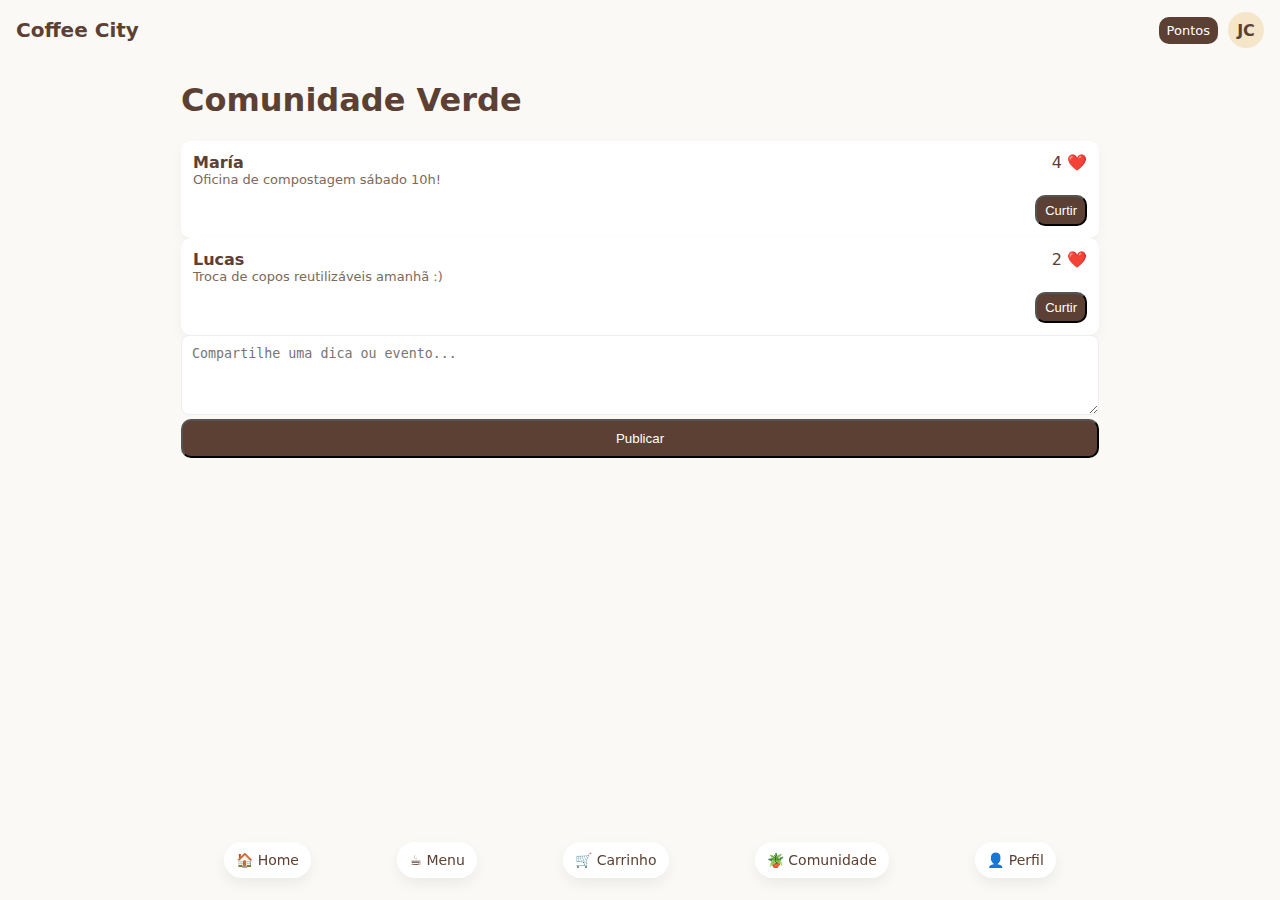
<file: community.html>
<!doctype html>
<html lang="pt-BR">
<head>
  <meta charset="utf-8">
  <meta name="viewport" content="width=device-width,initial-scale=1">
  <title>Coffee City — Comunidade</title>
  <link rel="stylesheet" href="style.css">
</head>
<body>
  <header class="topbar">
    <div class="brand"><a href="index.html">Coffee City</a></div>
    <nav class="topnav">
      <a href="points.html" class="btn small">Pontos</a>
      <a href="profile.html" class="avatar">JC</a>
    </nav>
  </header>

  <main class="container">
    <h1>Comunidade Verde</h1>
    <div id="posts-area"></div>
    <form id="post-form" onsubmit="createPost(event)">
      <textarea id="post-text" placeholder="Compartilhe uma dica ou evento..." required></textarea>
      <button class="btn full">Publicar</button>
    </form>
  </main>

  <nav class="bottombar">
    <a href="index.html">🏠 Home</a>
    <a href="menu.html">☕ Menu</a>
    <a href="cart.html">🛒 Carrinho</a>
    <a href="community.html">🪴 Comunidade</a>
    <a href="profile.html">👤 Perfil</a>
  </nav>

  <script src="script.js"></script>
  <script>renderCommunity()</script>
</body>
</html>
</file>
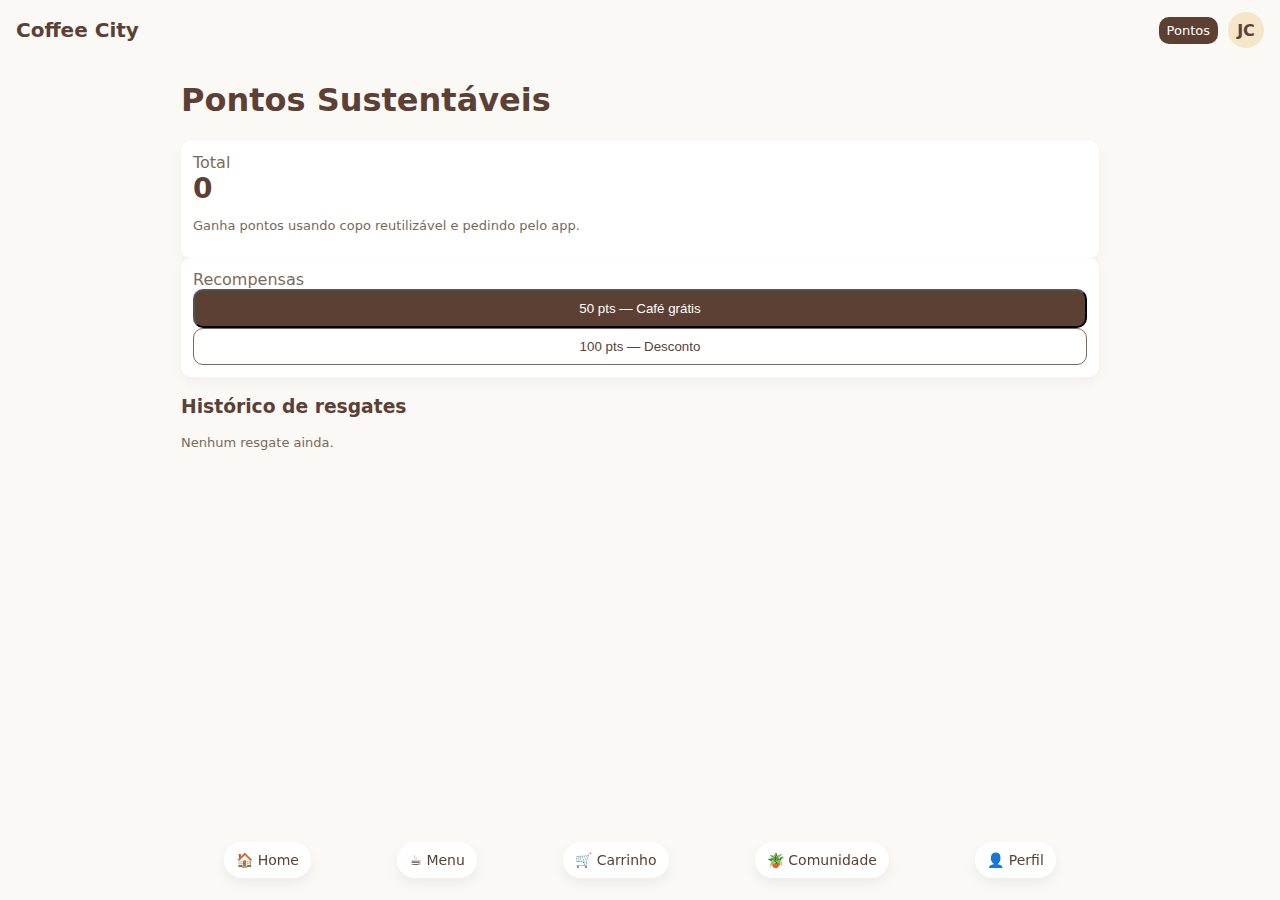
<file: points.html>
<!doctype html>
<html lang="pt-BR">
<head>
  <meta charset="utf-8">
  <meta name="viewport" content="width=device-width,initial-scale=1">
  <title>Coffee City — Pontos</title>
  <link rel="stylesheet" href="style.css">
</head>
<body>
  <header class="topbar">
    <div class="brand"><a href="index.html">Coffee City</a></div>
    <nav class="topnav">
      <a href="points.html" class="btn small">Pontos</a>
      <a href="profile.html" class="avatar">JC</a>
    </nav>
  </header>

  <main class="container">
    <h1>Pontos Sustentáveis</h1>
    <div class="cards">
      <div class="card">
        <div class="muted">Total</div>
        <div class="big" id="points-total">0</div>
        <p class="muted small">Ganha pontos usando copo reutilizável e pedindo pelo app.</p>
      </div>
      <div class="card">
        <div class="muted">Recompensas</div>
        <button class="btn full" onclick="redeem(50,'Café grátis')">50 pts — Café grátis</button>
        <button class="btn full outline" onclick="redeem(100,'20% de desconto')">100 pts — Desconto</button>
      </div>
    </div>

    <div id="points-history" class="mt"></div>
  </main>

  <nav class="bottombar">
    <a href="index.html">🏠 Home</a>
    <a href="menu.html">☕ Menu</a>
    <a href="cart.html">🛒 Carrinho</a>
    <a href="community.html">🪴 Comunidade</a>
    <a href="profile.html">👤 Perfil</a>
  </nav>

  <script src="script.js"></script>
  <script>renderPoints()</script>
</body>
</html>
</file>
<file: style.css>
:root{
  --brown:#5C4033;
  --beige:#F5E6CA;
  --bg:#FAF9F6;
  --olive:#A6A47F;
  --muted:#7b6a58;
}
*{box-sizing:border-box}
body{font-family:Inter,system-ui,-apple-system,'Segoe UI',Roboto,'Helvetica Neue',Arial; margin:0; background:var(--bg); color:var(--brown); -webkit-font-smoothing:antialiased}
a{color:inherit; text-decoration:none}
.container{max-width:950px; margin:20px auto; padding:0 16px}
.topbar{display:flex; justify-content:space-between; align-items:center; padding:12px 16px}
.brand{font-weight:700; font-size:20px}
.topnav{display:flex; gap:10px; align-items:center}
.avatar{width:36px; height:36px; border-radius:999px; background:var(--beige); display:flex; align-items:center; justify-content:center; font-weight:700}
.btn{background:var(--brown); color:white; padding:10px 14px; border-radius:10px; display:inline-block}
.btn.small{padding:6px 8px; font-size:13px}
.btn.outline, .btn.outline.full{background:transparent; border:1px solid var(--muted); color:var(--brown)}
.btn.full{width:100%}
.hero{display:flex; gap:20px; align-items:center; background:white; padding:18px; border-radius:12px; box-shadow:0 6px 18px rgba(0,0,0,0.06)}
.hero img{width:220px; border-radius:8px; object-fit:cover}
.hero-text h1{margin:0 0 6px 0; font-size:20px}
.hero-actions{margin-top:10px; display:flex; gap:8px}
.grid{display:grid; grid-template-columns:repeat(2,1fr); gap:12px; margin-top:12px}
.card{background:white; padding:12px; border-radius:10px; box-shadow:0 6px 14px rgba(0,0,0,0.04)}
.page-header{display:flex; justify-content:space-between; align-items:end}
.product{display:flex; flex-direction:column; overflow:hidden; border-radius:10px; background:white; box-shadow:0 6px 14px rgba(0,0,0,0.04)}
.product img{width:100%; height:160px; object-fit:cover}
.product .p{padding:10px}
.muted{color:var(--muted)}
.font-medium{font-weight:600}
.big{font-size:28px; font-weight:700}
.profile{display:flex; gap:12px; align-items:center}
.avatar.big{width:72px; height:72px; border-radius:999px; background:var(--beige); display:flex; align-items:center; justify-content:center; font-weight:700; font-size:22px}
.bottombar{position:fixed; bottom:14px; left:0; right:0; max-width:950px; margin:0 auto; padding:8px 16px; display:flex; justify-content:space-around; align-items:center}
.bottombar a{background:white; padding:10px 12px; border-radius:999px; box-shadow:0 6px 14px rgba(0,0,0,0.06); font-size:14px}
.small{font-size:13px}
.page-header .link{color:var(--muted)}
.mt{margin-top:12px}
textarea{width:100%; min-height:80px; padding:10px; border-radius:8px; border:1px solid #eee; resize:vertical}
.link{color:var(--olive)}
@media (max-width:700px){
  .grid{grid-template-columns:1fr}
  .hero{flex-direction:column}
  .hero img{width:100%; height:180px}
}
</file>
